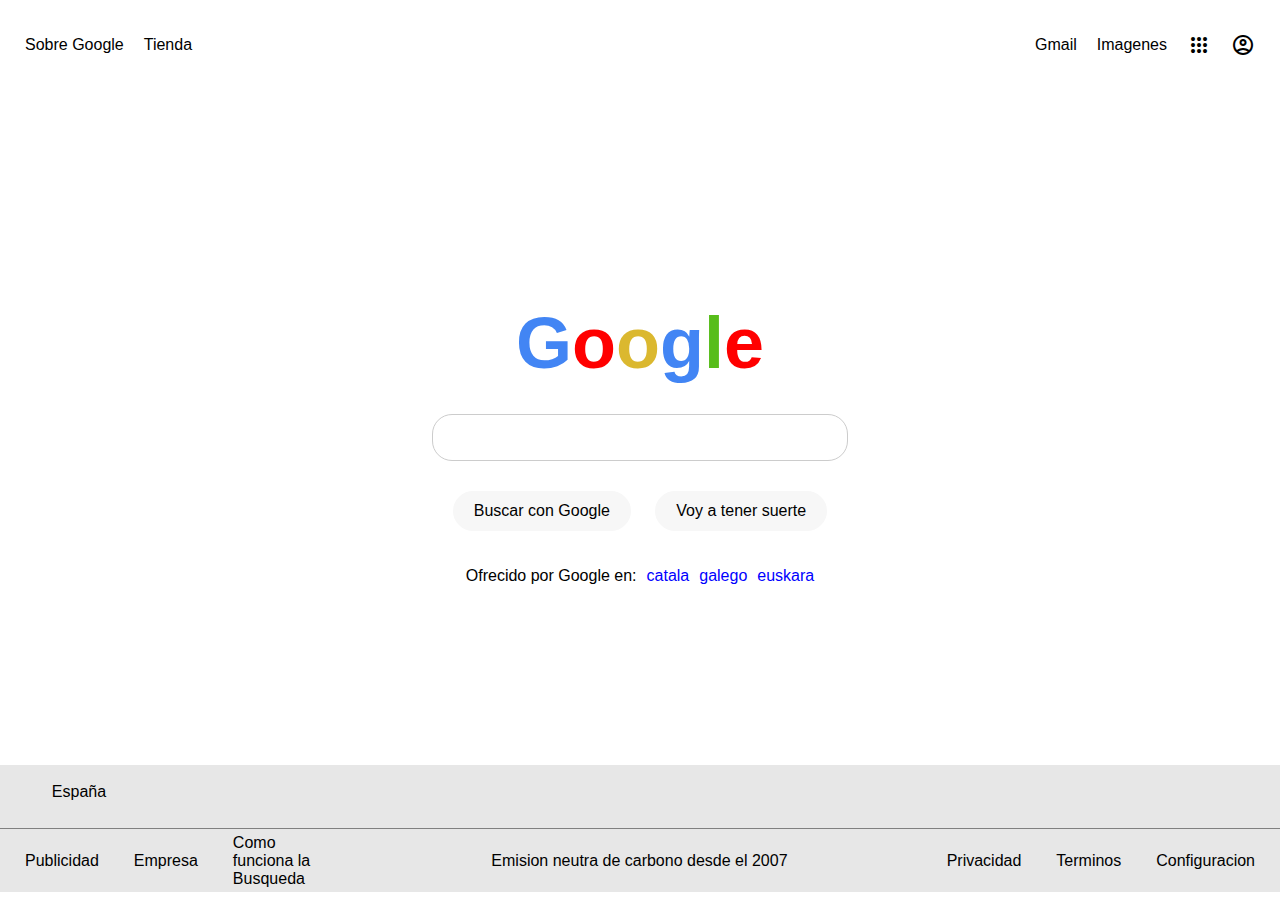
<file: index.html>
<!DOCTYPE html>
<html lang="es">
  <head>
    <meta charset="UTF-8" />
    <meta name="viewport" content="width=device-width, initial-scale=1.0" />
    <link rel="stylesheet" href="./css/styles.css" />
    <link
      rel="stylesheet"
      href="https://fonts.googleapis.com/css2?family=Material+Symbols+Outlined:opsz,wght,FILL,GRAD@20..48,100..700,0..1,-50..200"
    />
    <link
      rel="stylesheet"
      href="https://fonts.googleapis.com/css2?family=Material+Symbols+Outlined:opsz,wght,FILL,GRAD@20..48,100..700,0..1,-50..200"
    />
    <title>Document</title>
  </head>
  <body>
    <div id="header">
      <div id="header-izq" class="hdr1">
        <p>Sobre Google</p>
        <p>Tienda</p>
      </div>

      <div id="header-der" class="hdr1">
        <p>Gmail</p>
        <p>Imagenes</p>
        <span class="material-symbols-outlined"> apps </span>
        <span class="material-symbols-outlined"> account_circle </span>
      </div>
    </div>

    <div id="main" class="cn1">
      <div id="main-container">
        <div id="main-container-form">
          <h1>
            G<span id="color_o">o</span><span id="color_o2">o</span>g<span
              id="color_l"
              >l</span
            ><span id="color_e">e</span>
          </h1>
          <input type="text" id="searchbar" />
          <div id="main-container-form-2">
            <button>Buscar con Google</button>
            <button>Voy a tener suerte</button>
          </div>
          <div id="main-container-idiomas">
            <p>Ofrecido por Google en:</p>
            <p class="link">catala</p>
            <p class="link">galego</p>
            <p class="link">euskara</p>
          </div>
        </div>
      </div>
    </div>

    <div id="footer">
      <div id="footer-up" class="ftr1">
        <div id="footer-up-cnt">
          <p>España</p>
        </div>
      </div>
      <div id="footer-down" class="ftr1">
        <div id="footer-down-cnt1">
          <p>Publicidad</p>
          <p>Empresa</p>
          <p>Como funciona la Busqueda</p>
        </div>

        <div id="footer-down-cnt2" class="ftrd">
          <p>Emision neutra de carbono desde el 2007</p>
        </div>

        <div id="footer-down-cnt3" class="ftrd">
          <p>Privacidad</p>
          <p>Terminos</p>
          <p>Configuracion</p>
        </div>
      </div>
    </div>
  </body>
</html>
</file>
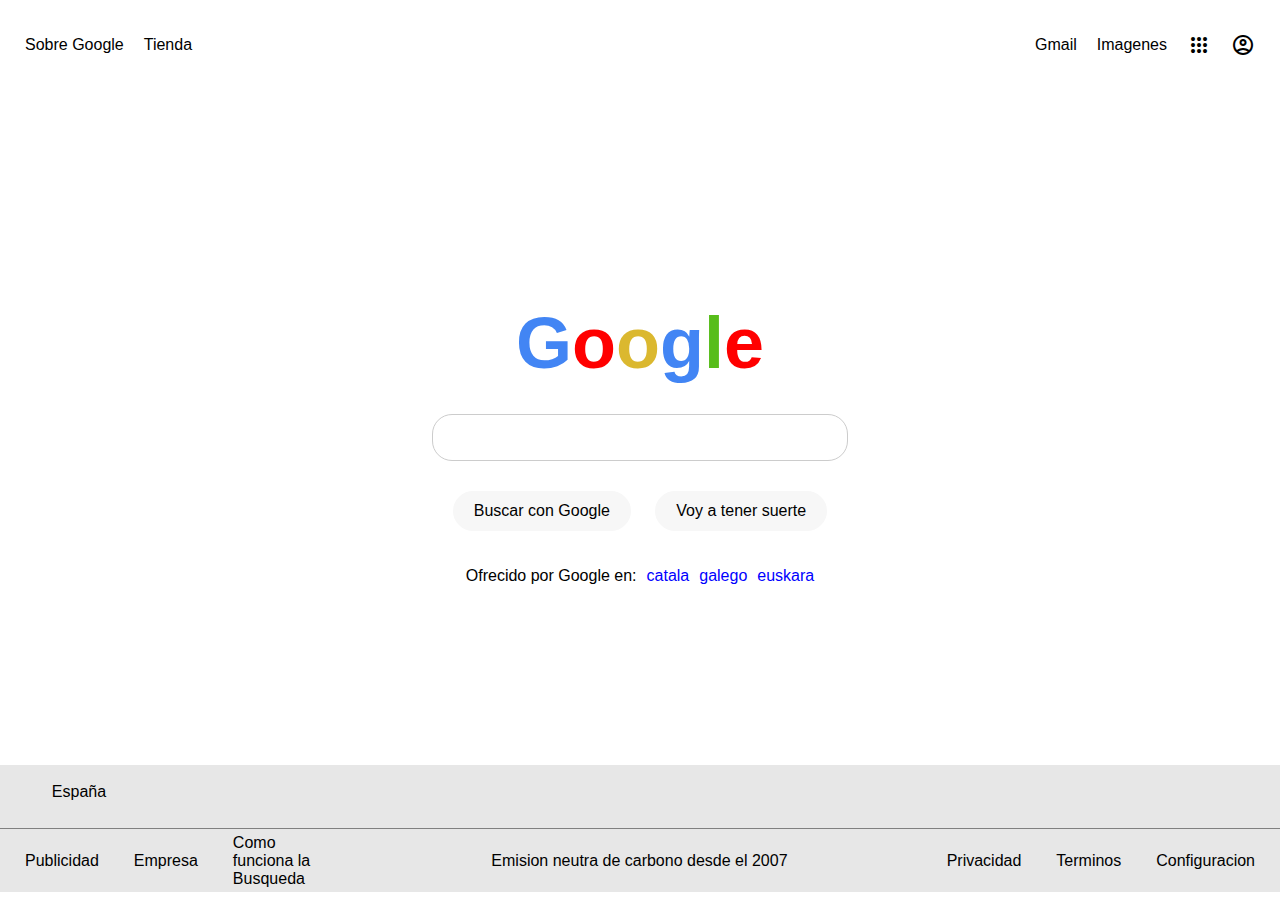
<file: Google/index.html>
<!DOCTYPE html>
<html lang="es">
  <head>
    <meta charset="UTF-8" />
    <meta name="viewport" content="width=device-width, initial-scale=1.0" />
    <link rel="stylesheet" href="./css/styles.css" />
    <link
      rel="stylesheet"
      href="https://fonts.googleapis.com/css2?family=Material+Symbols+Outlined:opsz,wght,FILL,GRAD@20..48,100..700,0..1,-50..200"
    />
    <link
      rel="stylesheet"
      href="https://fonts.googleapis.com/css2?family=Material+Symbols+Outlined:opsz,wght,FILL,GRAD@20..48,100..700,0..1,-50..200"
    />
    <title>Google</title>
  </head>
  <body>
    <div id="header">
      <div id="header-izq" class="hdr1">
        <p>Sobre Google</p>
        <p>Tienda</p>
      </div>

      <div id="header-der" class="hdr1">
        <p>Gmail</p>
        <p>Imagenes</p>
        <span class="material-symbols-outlined"> apps </span>
        <span class="material-symbols-outlined"> account_circle </span>
      </div>
    </div>

    <div id="main" class="cn1">
      <div id="main-container">
        <div id="main-container-form">
          <h1>
            G<span id="color_o">o</span><span id="color_o2">o</span>g<span
              id="color_l"
              >l</span
            ><span id="color_e">e</span>
          </h1>
          <input type="text" id="searchbar" />
          <div id="main-container-form-2">
            <button>Buscar con Google</button>
            <button>Voy a tener suerte</button>
          </div>
          <div id="main-container-idiomas">
            <p>Ofrecido por Google en:</p>
            <p class="link">catala</p>
            <p class="link">galego</p>
            <p class="link">euskara</p>
          </div>
        </div>
      </div>
    </div>

    <div id="footer">
      <div id="footer-up" class="ftr1">
        <div id="footer-up-cnt">
          <p>España</p>
        </div>
      </div>
      <div id="footer-down" class="ftr1">
        <div id="footer-down-cnt1">
          <p>Publicidad</p>
          <p>Empresa</p>
          <p>Como funciona la Busqueda</p>
        </div>

        <div id="footer-down-cnt2" class="ftrd">
          <p>Emision neutra de carbono desde el 2007</p>
        </div>

        <div id="footer-down-cnt3" class="ftrd">
          <p>Privacidad</p>
          <p>Terminos</p>
          <p>Configuracion</p>
        </div>
      </div>
    </div>
  </body>
</html>
</file>
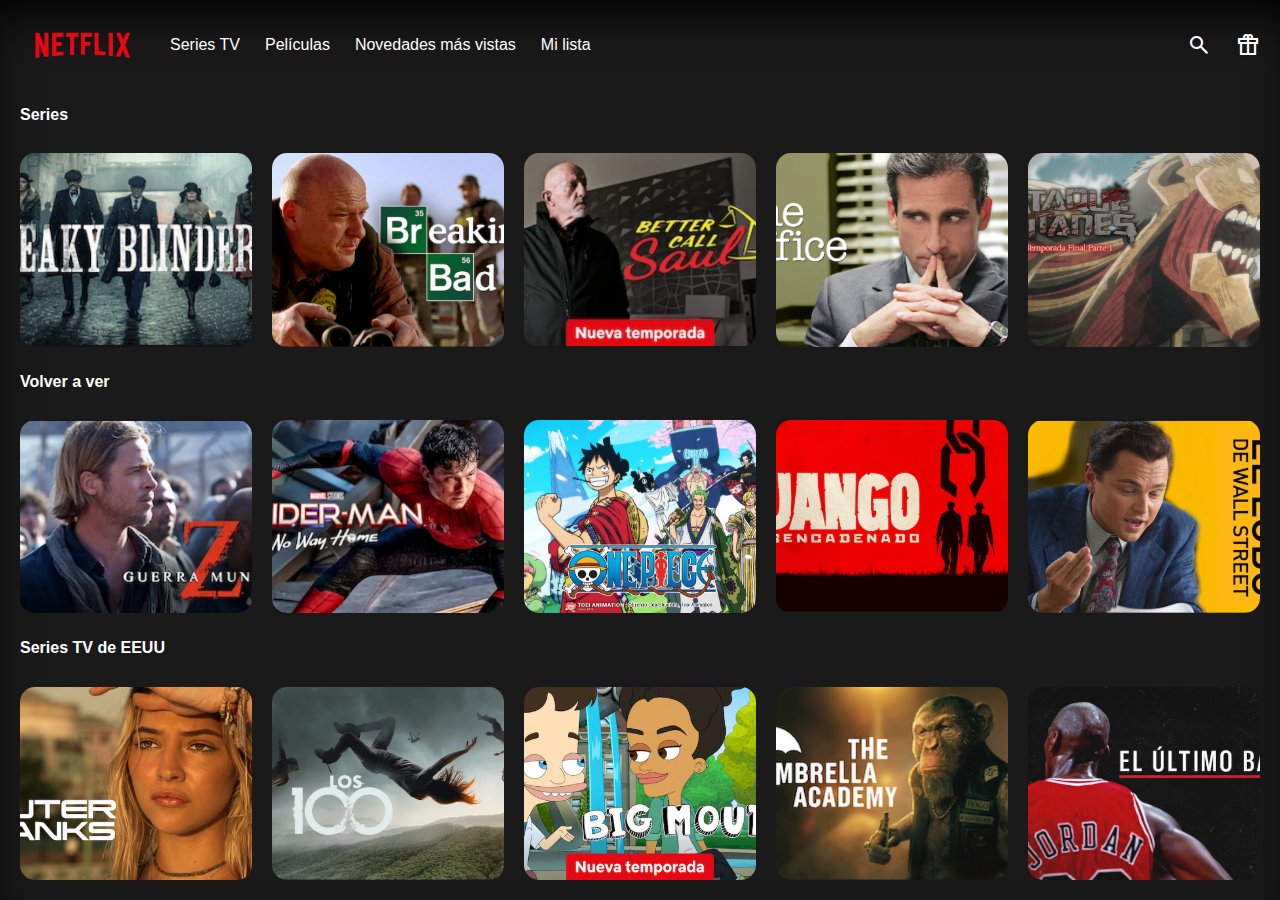
<file: Netflix/index.html>
<!DOCTYPE html>
<html lang="es">
  <head>
    <meta charset="UTF-8" />
    <meta name="viewport" content="width=device-width, initial-scale=1.0" />
    <link rel="stylesheet" href="./css/styles.css" />
    <link
      rel="stylesheet"
      href="https://fonts.googleapis.com/css2?family=Material+Symbols+Outlined:opsz,wght,FILL,GRAD@20..48,100..700,0..1,-50..200"
    />
    <link
      rel="stylesheet"
      href="https://fonts.googleapis.com/css2?family=Material+Symbols+Outlined:opsz,wght,FILL,GRAD@20..48,100..700,0..1,-50..200"
    />
    <title>Netflix</title>
  </head>
  <body>
    <div id="main-contenedor">
      <div id="header">
        <div id="header-izq">
          <img src="./img/netLogo.png" alt="logo" width="125" />
          <p>Series TV</p>
          <p>Películas</p>
          <p>Novedades más vistas</p>
          <p>Mi lista</p>
        </div>
        <div id="header-der">
          <span class="material-symbols-outlined"> search </span>
          <span class="material-symbols-outlined">
            featured_seasonal_and_gifts
          </span>
        </div>
      </div>
      <div id="main-list-movies">
        <div id="main-series">
          <p id="title"><strong>Series</strong></p>
        </div>
        <div id="v1" class="video"></div>
        <div id="v2" class="video"></div>
        <div id="v3" class="video"></div>
        <div id="v4" class="video"></div>
        <div id="v5" class="video"></div>

        <div id="main-list-volverver">
          <p><strong>Volver a ver</strong></p>
        </div>
        <div id="v6" class="video2"></div>
        <div id="v7" class="video2"></div>
        <div id="v8" class="video2"></div>
        <div id="v9" class="video2"></div>
        <div id="v10" class="video2"></div>

        <div id="main-list-series-eeuu">
          <p><strong>Series TV de EEUU</strong></p>
        </div>
        <div id="v11" class="video3"></div>
        <div id="v12" class="video3"></div>
        <div id="v13" class="video3"></div>
        <div id="v14" class="video3"></div>
        <div id="v15" class="video3"></div>
      </div>
    </div>
  </body>
</html>
</file>
<file: css/styles.css>
body {
    font-family: Arial, Helvetica, sans-serif;
    font-size: medium;
    margin: 0;
}

#header {
    height: 10vh;
}

#main {
    height: 75vh;
}

.cn1 {
    height: 15vh;
}

.ftr1 {
    height: 7vh;
    background-color: #e7e7e7;

}

#header{
    display: flex;
    align-items: center;
}

.hdr1{
    height: 5vh;
    width: auto;
}

#header-der{
    margin-left: auto;
    margin-right: 25px;
    display: flex;
    gap: 20px;
    align-items: center;
}

#header-izq{
    margin-left: 25px;
    display: flex;
    justify-content: center;
    align-items: center;
    gap: 20px;
}

#main {
    display: flex;
    justify-content: center;
    align-items: center;
}

#main-container-form{
    text-align: center;
}

#main-container {
    width: auto;
    height: 70vh;
    display: flex;
    justify-content: center;
    align-items: center;
}

#color_o, #color_e{
    color: red;
}

#color_o2{
    color: #dbb82f;
}

#color_l {
    color: #57bd1a;
}


#main-container-idiomas{
    display: flex;
    justify-content: center;
    gap: 10px;
}


#searchbar{
    padding: 15px; 
    border: 1px solid #ccc;
    border-radius: 20px; 
    outline: none;
    width: 30vw;
    margin-bottom: 20px;
}

button {
    padding: 10px 20px 10px 20px;
    border: 1px solid #f7f7f7;
    background-color: #f7f7f7;
    border-radius: 30px; 
    outline: none;
    margin: 10px;
    margin-bottom: 20px;
    font-size: medium;
}

.link {
    color: blue;
}

h1 {
    color: #4285F4;
    font-size: 72px;
    margin-bottom: 30px;
}

#footer-up-cnt{
    display: flex;
    margin-left: 25px;
    justify-content: center;
    align-items: center;
    height: 6vh;
    width: 12vh;
}

#footer-down-cnt1{
    width: 25vw;
    margin-left: 25px;
    display: flex;
    justify-content: center;
    align-items: center;
    gap: 35px;
}

#footer-down-cnt2{
    width: 50vw;
    display: flex;
    justify-content: center;
    align-items: center;
}

#footer-down-cnt3{
    width: 25vw;
    margin-right: 25px;
    display: flex;
    justify-content: center;
    align-items: center;
    gap: 35px;
}

#footer-down{
    display: flex;
    border-top: 1px solid grey;
}
</file>
<file: Google/css/styles.css>
body {
    font-family: Arial, Helvetica, sans-serif;
    font-size: medium;
    margin: 0;
}

#header {
    height: 10vh;
}

#main {
    height: 75vh;
}

.cn1 {
    height: 15vh;
}

.ftr1 {
    height: 7vh;
    background-color: #e7e7e7;

}

#header{
    display: flex;
    align-items: center;
}

.hdr1{
    height: 5vh;
    width: auto;
}

#header-der{
    margin-left: auto;
    margin-right: 25px;
    display: flex;
    gap: 20px;
    align-items: center;
}

#header-izq{
    margin-left: 25px;
    display: flex;
    justify-content: center;
    align-items: center;
    gap: 20px;
}

#main {
    display: flex;
    justify-content: center;
    align-items: center;
}

#main-container-form{
    text-align: center;
}

#main-container {
    width: auto;
    height: 70vh;
    display: flex;
    justify-content: center;
    align-items: center;
}

#color_o, #color_e{
    color: red;
}

#color_o2{
    color: #dbb82f;
}

#color_l {
    color: #57bd1a;
}


#main-container-idiomas{
    display: flex;
    justify-content: center;
    gap: 10px;
}


#searchbar{
    padding: 15px; 
    border: 1px solid #ccc;
    border-radius: 20px; 
    outline: none;
    width: 30vw;
    margin-bottom: 20px;
}

button {
    padding: 10px 20px 10px 20px;
    border: 1px solid #f7f7f7;
    background-color: #f7f7f7;
    border-radius: 30px; 
    outline: none;
    margin: 10px;
    margin-bottom: 20px;
    font-size: medium;
}

.link {
    color: blue;
}

h1 {
    color: #4285F4;
    font-size: 72px;
    margin-bottom: 30px;
}

#footer-up-cnt{
    display: flex;
    margin-left: 25px;
    justify-content: center;
    align-items: center;
    height: 6vh;
    width: 12vh;
}

#footer-down-cnt1{
    width: 25vw;
    margin-left: 25px;
    display: flex;
    justify-content: center;
    align-items: center;
    gap: 35px;
}

#footer-down-cnt2{
    width: 50vw;
    display: flex;
    justify-content: center;
    align-items: center;
}

#footer-down-cnt3{
    width: 25vw;
    margin-right: 25px;
    display: flex;
    justify-content: center;
    align-items: center;
    gap: 35px;
}

#footer-down{
    display: flex;
    border-top: 1px solid grey;
}
</file>
<file: Netflix/css/styles.css>
body {
    margin: 0;
    font-family: Arial, Helvetica, sans-serif;
    font-size: medium;
}

#main-contenedor{
    background-color: rgb(26, 26, 26);
    width: 100vw;
    height: 100vh;
    display: grid;
    grid-template-columns: 1fr;
    grid-template-rows: 1fr 9fr;
    box-shadow: inset 2px 27px 51px -15px black;  
}

#header{
    display: flex;
    margin-left: 10px;
    margin-right: 10px;

}

#header-izq {
    margin-left: 10px;
    display: flex;
    align-items: center;
    gap: 25px;
    color: white;
}

#header-der {
    margin-left: auto;
    display: flex;
    align-items: center;
    color: white;
    font-size: large;
    gap: 25px;
    margin-right: 10px;
}

#main-list-movies{
    margin-left: 10px;
    margin-right: 10px;
    margin-bottom: 10px;
    display: grid;
    grid-template-columns: 1fr 1fr 1fr 1fr 1fr ;
    grid-template-rows: 1fr 4fr 1fr 4fr 1fr 4fr;
}

#main-series {
    width: 100%;
    margin-left: 10px;
    color: white;

}

#main-list-volverver {
    margin-left: 10px;
    color: white;
    grid-row: 3 / 4 ;
}

#main-list-series-eeuu{
    margin-left: 10px;
    color: white;
    grid-row: 5 / 6 ;
}

.video {
    border-radius: 15px;
    margin: 10px;
    background-color: blueviolet;
    grid-row: 2 / 3;
}

.video2 {
    border-radius: 15px;
    margin: 10px;
    background-color: blueviolet;
    grid-row: 4 / 5;
}

.video3 {
    border-radius: 15px;
    margin: 10px;
    background-color: blueviolet;
    grid-row: 6 / 7;
}

#v1 {
    background-image: url('../img/p1.png');
    background-size: cover;
    background-position: center;
}

#v2 {
    background-image: url('../img/p2.png');
    background-size: cover;
    background-position: center;
}

#v3 {
    background-image: url('../img/p3.png');
    background-size: cover;
    background-position: center;
}

#v4 {
    background-image: url('../img/p4.png');
    background-size: cover;
    background-position: center;
}

#v5 {
    background-image: url('../img/p5.png');
    background-size: cover;
    background-position: center;
}

#v6 {
    background-image: url('../img/p6.png');
    background-size: cover;
    background-position: center;
}

#v7 {
    background-image: url('../img/p7.png');
    background-size: cover;
    background-position: center;
}

#v8 {
    background-image: url('../img/p8.png');
    background-size: cover;
    background-position: center;
}

#v9 {
    background-image: url('../img/p9.png');
    background-size: cover;
    background-position: center;
}

#v10 {
    background-image: url('../img/p10.png');
    background-size: cover;
    background-position: center;
}

#v11 {
    background-image: url('../img/p11.png');
    background-size: cover;
    background-position: center;
}

#v12 {
    background-image: url('../img/p12.png');
    background-size: cover;
    background-position: center;
}

#v13 {
    background-image: url('../img/p13.png');
    background-size: cover;
    background-position: center;
}

#v14 {
    background-image: url('../img/p14.png');
    background-size: cover;
    background-position: center;
}

#v15 {
    background-image: url('../img/p15.png');
    background-size: cover;
    background-position: center;
}
</file>
